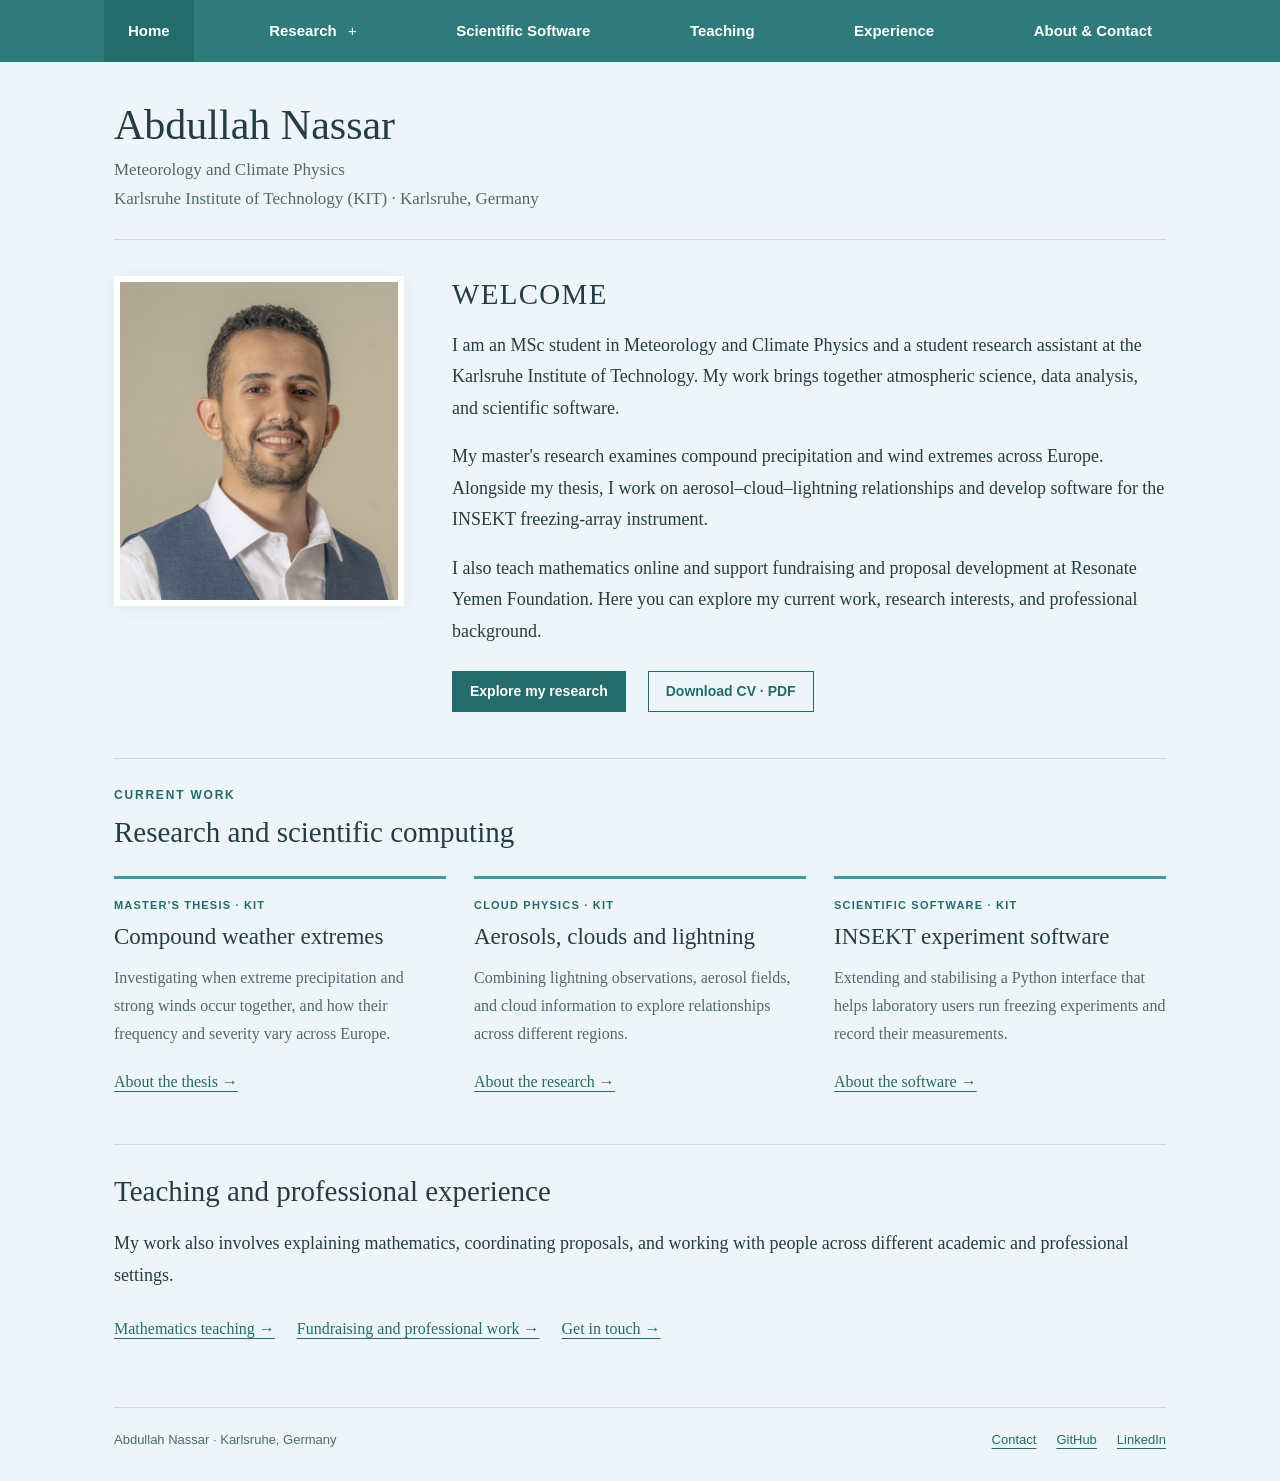
<file: index.html>
<!DOCTYPE html>
<html lang="en">
<head>
  <meta charset="UTF-8">
  <meta name="viewport" content="width=device-width, initial-scale=1">
  <meta name="description" content="Abdullah Nassar: MSc student and student research assistant at KIT, working on compound weather extremes, cloud physics, and scientific software.">
  <title>Abdullah Nassar | Meteorology &amp; Climate Physics</title>
  <link rel="stylesheet" href="css/styles.css">
  <link rel="icon" type="image/svg+xml" href="data:image/svg+xml,%3Csvg xmlns='http://www.w3.org/2000/svg' viewBox='0 0 32 32'%3E%3Crect width='32' height='32' rx='5' fill='%23246b6b'/%3E%3Ctext x='16' y='23' text-anchor='middle' font-family='Georgia' font-size='23' fill='white'%3EA%3C/text%3E%3C/svg%3E">
</head>
<body>
  <a class="skip-link" href="#main-content">Skip to content</a>
  <nav class="menu" aria-label="Main navigation">
    <ul class="menu-list">
      <li><a href="index.html" aria-current="page">Home</a></li>
      <li><details><summary>Research</summary><ul class="submenu"><li><a href="research.html">Research overview</a></li><li><a href="research.html#compound-extremes">Compound weather extremes</a></li><li><a href="research.html#cloud-physics">Clouds, aerosols &amp; lightning</a></li></ul></details></li>
      <li><a href="software.html">Scientific Software</a></li>
      <li><a href="teaching.html">Teaching</a></li>
      <li><a href="experience.html">Experience</a></li>
      <li><a href="about.html">About &amp; Contact</a></li>
    </ul>
  </nav>
  <main class="page" id="main-content">
    <header class="identity">
      <h1>Abdullah Nassar</h1>
      <p>Meteorology and Climate Physics<br>Karlsruhe Institute of Technology (KIT) · Karlsruhe, Germany</p>
    </header>
    <section class="welcome" aria-labelledby="welcome-title">
      <img class="portrait" src="images/abdullah-nassar.png" alt="Portrait of Abdullah Nassar" width="290" height="330">
      <div>
        <h2 id="welcome-title">WELCOME</h2>
        <p>I am an MSc student in Meteorology and Climate Physics and a student research assistant at the Karlsruhe Institute of Technology. My work brings together atmospheric science, data analysis, and scientific software.</p>
        <p>My master's research examines compound precipitation and wind extremes across Europe. Alongside my thesis, I work on aerosol–cloud–lightning relationships and develop software for the INSEKT freezing-array instrument.</p>
        <p>I also teach mathematics online and support fundraising and proposal development at Resonate Yemen Foundation. Here you can explore my current work, research interests, and professional background.</p>
        <div class="links"><a class="button primary" href="research.html">Explore my research</a><a class="button" href="files/Abdullah-Nassar-CV.pdf" download>Download CV · PDF</a></div>
      </div>
    </section>
    <section class="section" aria-labelledby="work-title">
      <p class="eyebrow">Current work</p>
      <h2 id="work-title">Research and scientific computing</h2>
      <div class="work-grid">
        <article class="work-item"><span class="label">Master's thesis · KIT</span><h3>Compound weather extremes</h3><p>Investigating when extreme precipitation and strong winds occur together, and how their frequency and severity vary across Europe.</p><a href="research.html#compound-extremes">About the thesis →</a></article>
        <article class="work-item"><span class="label">Cloud physics · KIT</span><h3>Aerosols, clouds and lightning</h3><p>Combining lightning observations, aerosol fields, and cloud information to explore relationships across different regions.</p><a href="research.html#cloud-physics">About the research →</a></article>
        <article class="work-item"><span class="label">Scientific software · KIT</span><h3>INSEKT experiment software</h3><p>Extending and stabilising a Python interface that helps laboratory users run freezing experiments and record their measurements.</p><a href="software.html">About the software →</a></article>
      </div>
    </section>
    <section class="section" aria-labelledby="beyond-title">
      <h2 id="beyond-title">Teaching and professional experience</h2>
      <p>My work also involves explaining mathematics, coordinating proposals, and working with people across different academic and professional settings.</p>
      <div class="links"><a href="teaching.html">Mathematics teaching →</a><a href="experience.html">Fundraising and professional work →</a><a href="about.html#contact">Get in touch →</a></div>
    </section>
  </main>
  <footer class="footer"><p>Abdullah Nassar · Karlsruhe, Germany</p><div class="footer-links"><a href="about.html#contact">Contact</a><a href="https://github.com/abdullahmnassar">GitHub</a><a href="https://www.linkedin.com/in/abdullah-nassar-65b76aa4/">LinkedIn</a></div></footer>
</body>
</html>
</file>
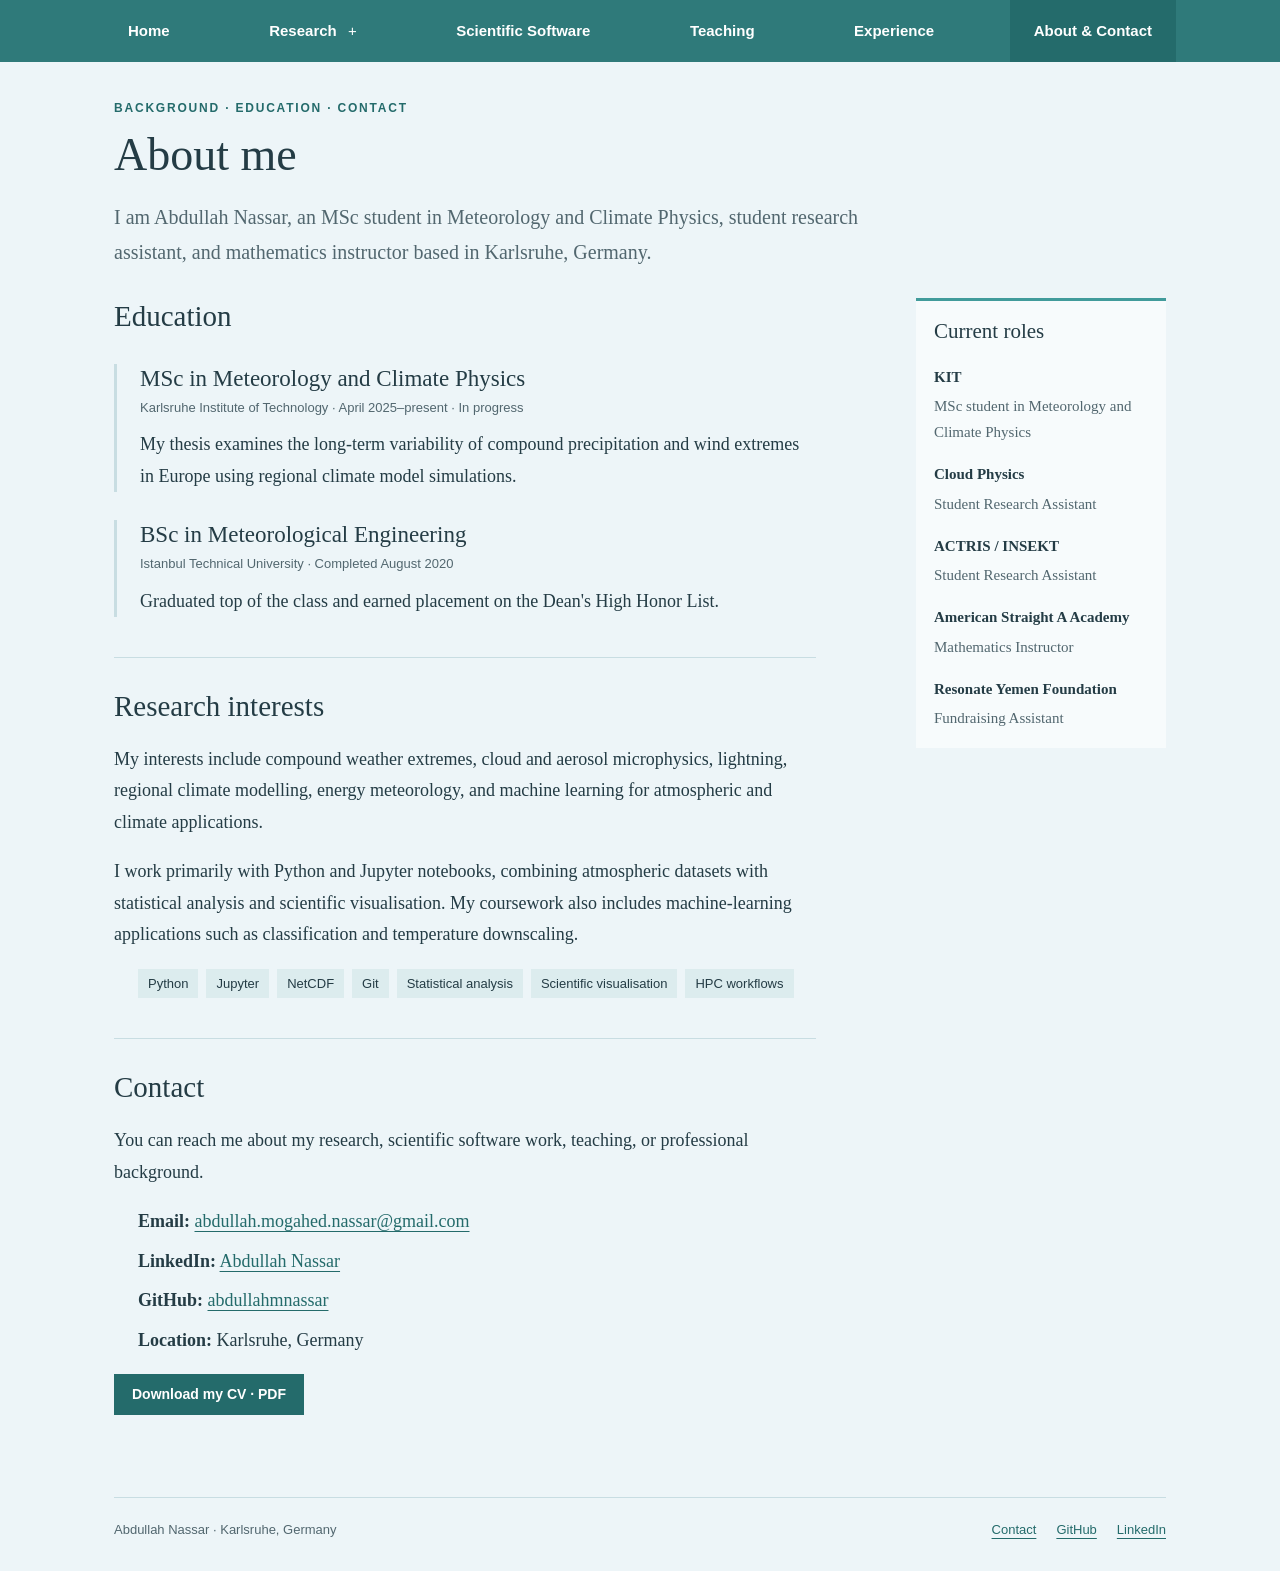
<file: about.html>
<!DOCTYPE html>
<html lang="en">
<head>
  <meta charset="UTF-8">
  <meta name="viewport" content="width=device-width, initial-scale=1">
  <meta name="description" content="Background, education, research interests, and contact details for Abdullah Nassar in Karlsruhe, Germany.">
  <title>About & Contact | Abdullah Nassar</title>
  <link rel="stylesheet" href="css/styles.css">
  <link rel="icon" type="image/svg+xml" href="data:image/svg+xml,%3Csvg xmlns='http://www.w3.org/2000/svg' viewBox='0 0 32 32'%3E%3Crect width='32' height='32' rx='5' fill='%23246b6b'/%3E%3Ctext x='16' y='23' text-anchor='middle' font-family='Georgia' font-size='23' fill='white'%3EA%3C/text%3E%3C/svg%3E">
</head>
<body>
  <a class="skip-link" href="#main-content">Skip to content</a>
  <nav class="menu" aria-label="Main navigation">
    <ul class="menu-list">
      <li><a href="index.html">Home</a></li>
      <li><details><summary>Research</summary><ul class="submenu"><li><a href="research.html">Research overview</a></li><li><a href="research.html#compound-extremes">Compound weather extremes</a></li><li><a href="research.html#cloud-physics">Clouds, aerosols &amp; lightning</a></li></ul></details></li>
      <li><a href="software.html">Scientific Software</a></li>
      <li><a href="teaching.html">Teaching</a></li>
      <li><a href="experience.html">Experience</a></li>
      <li><a href="about.html" aria-current="page">About &amp; Contact</a></li>
    </ul>
  </nav>
  <main class="page" id="main-content">
<header class="page-heading"><p class="eyebrow">Background · Education · Contact</p><h1>About me</h1><p class="lead">I am Abdullah Nassar, an MSc student in Meteorology and Climate Physics, student research assistant, and mathematics instructor based in Karlsruhe, Germany.</p></header>
<div class="content-layout"><div class="prose">
<section><h2>Education</h2><div class="role"><h3>MSc in Meteorology and Climate Physics</h3><p class="date">Karlsruhe Institute of Technology · April 2025–present · In progress</p><p>My thesis examines the long-term variability of compound precipitation and wind extremes in Europe using regional climate model simulations.</p></div><div class="role"><h3>BSc in Meteorological Engineering</h3><p class="date">Istanbul Technical University · Completed August 2020</p><p>Graduated top of the class and earned placement on the Dean's High Honor List.</p></div></section>
<section><h2>Research interests</h2><p>My interests include compound weather extremes, cloud and aerosol microphysics, lightning, regional climate modelling, energy meteorology, and machine learning for atmospheric and climate applications.</p><p>I work primarily with Python and Jupyter notebooks, combining atmospheric datasets with statistical analysis and scientific visualisation. My coursework also includes machine-learning applications such as classification and temperature downscaling.</p><ul class="tags" aria-label="Technical skills"><li>Python</li><li>Jupyter</li><li>NetCDF</li><li>Git</li><li>Statistical analysis</li><li>Scientific visualisation</li><li>HPC workflows</li></ul></section>
<section id="contact"><h2>Contact</h2><p>You can reach me about my research, scientific software work, teaching, or professional background.</p><ul class="contact-list"><li><strong>Email:</strong> <a href="mailto:abdullah.mogahed.nassar@gmail.com">abdullah.mogahed.nassar@gmail.com</a></li><li><strong>LinkedIn:</strong> <a href="https://www.linkedin.com/in/abdullah-nassar-65b76aa4/">Abdullah Nassar</a></li><li><strong>GitHub:</strong> <a href="https://github.com/abdullahmnassar">abdullahmnassar</a></li><li><strong>Location:</strong> Karlsruhe, Germany</li></ul><p><a class="button primary" href="files/Abdullah-Nassar-CV.pdf" download>Download my CV · PDF</a></p></section>
</div><aside class="side-note"><h2>Current roles</h2><dl class="facts"><dt>KIT</dt><dd>MSc student in Meteorology and Climate Physics</dd><dt>Cloud Physics</dt><dd>Student Research Assistant</dd><dt>ACTRIS / INSEKT</dt><dd>Student Research Assistant</dd><dt>American Straight A Academy</dt><dd>Mathematics Instructor</dd><dt>Resonate Yemen Foundation</dt><dd>Fundraising Assistant</dd></dl></aside></div>
</main>
  <footer class="footer"><p>Abdullah Nassar · Karlsruhe, Germany</p><div class="footer-links"><a href="about.html#contact">Contact</a><a href="https://github.com/abdullahmnassar">GitHub</a><a href="https://www.linkedin.com/in/abdullah-nassar-65b76aa4/">LinkedIn</a></div></footer>
</body>
</html>
</file>
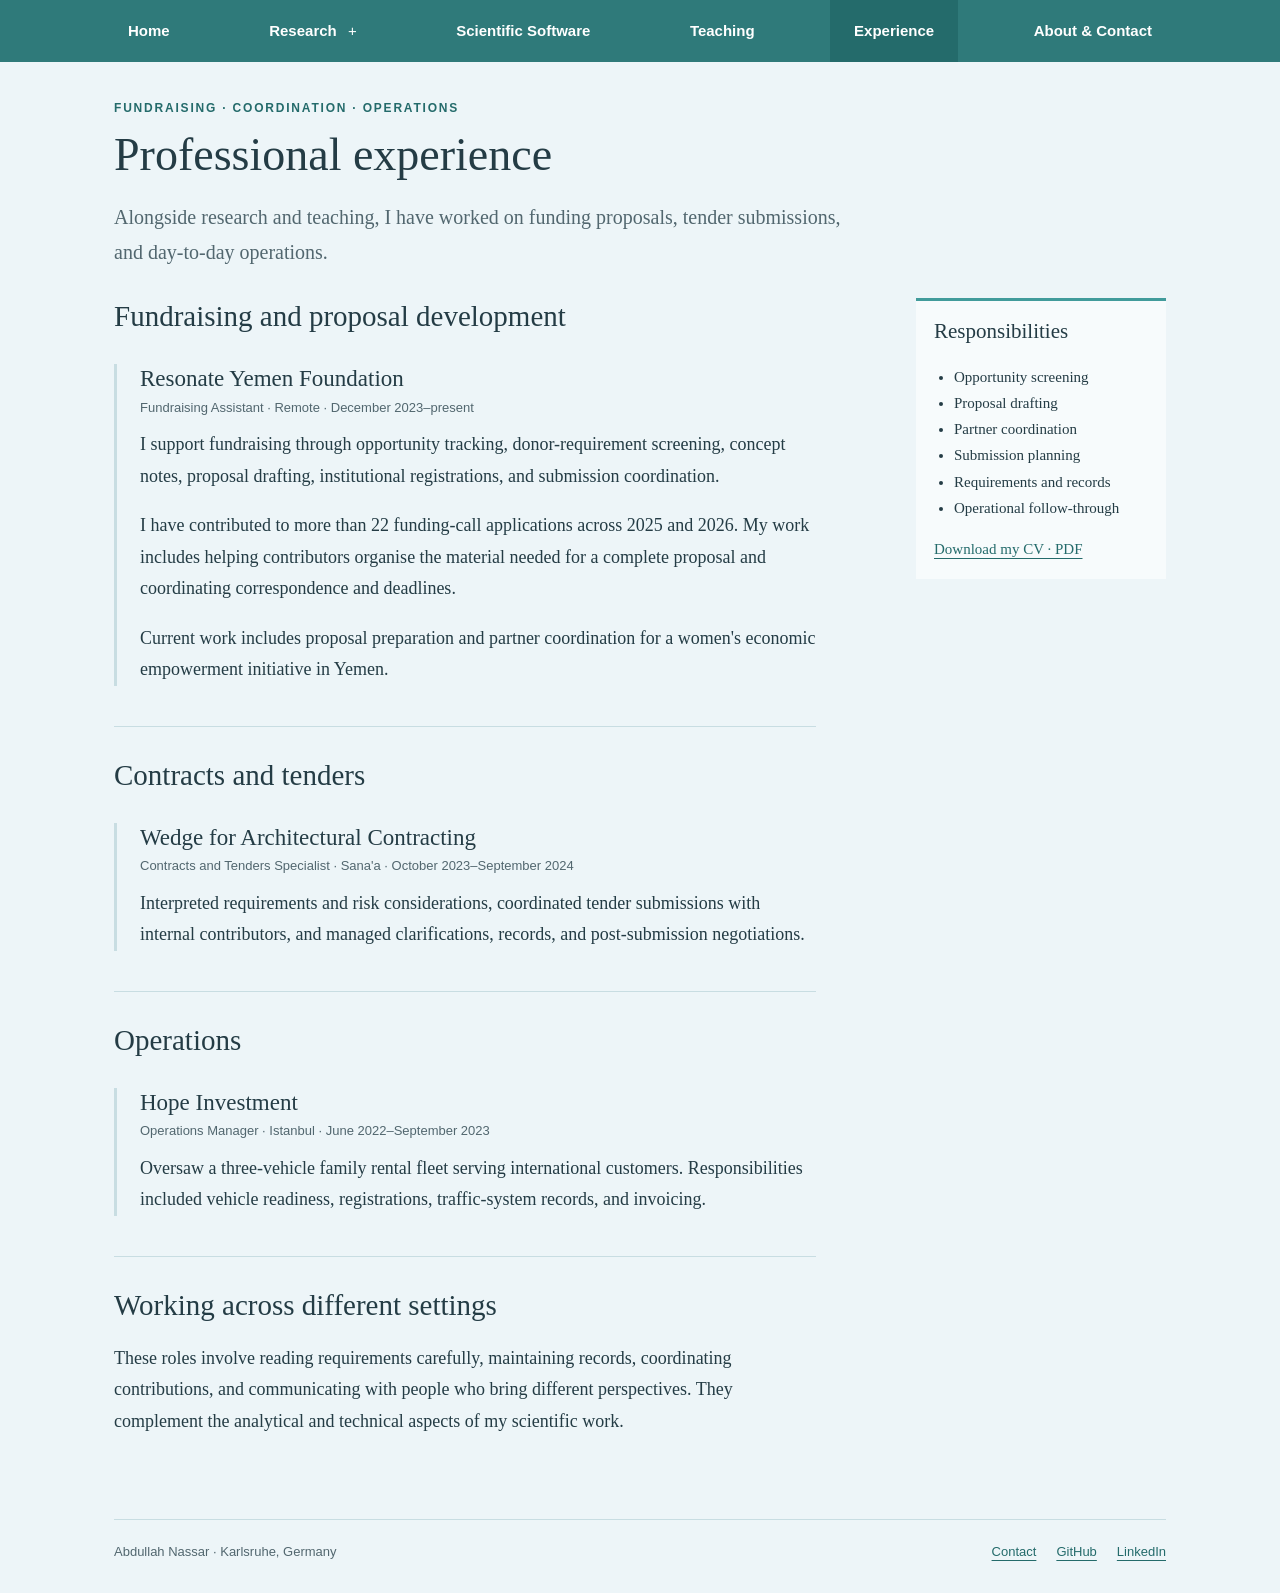
<file: experience.html>
<!DOCTYPE html>
<html lang="en">
<head>
  <meta charset="UTF-8">
  <meta name="viewport" content="width=device-width, initial-scale=1">
  <meta name="description" content="Fundraising, proposal development, contracts, and operations experience alongside atmospheric research and teaching.">
  <title>Professional Experience | Abdullah Nassar</title>
  <link rel="stylesheet" href="css/styles.css">
  <link rel="icon" type="image/svg+xml" href="data:image/svg+xml,%3Csvg xmlns='http://www.w3.org/2000/svg' viewBox='0 0 32 32'%3E%3Crect width='32' height='32' rx='5' fill='%23246b6b'/%3E%3Ctext x='16' y='23' text-anchor='middle' font-family='Georgia' font-size='23' fill='white'%3EA%3C/text%3E%3C/svg%3E">
</head>
<body>
  <a class="skip-link" href="#main-content">Skip to content</a>
  <nav class="menu" aria-label="Main navigation">
    <ul class="menu-list">
      <li><a href="index.html">Home</a></li>
      <li><details><summary>Research</summary><ul class="submenu"><li><a href="research.html">Research overview</a></li><li><a href="research.html#compound-extremes">Compound weather extremes</a></li><li><a href="research.html#cloud-physics">Clouds, aerosols &amp; lightning</a></li></ul></details></li>
      <li><a href="software.html">Scientific Software</a></li>
      <li><a href="teaching.html">Teaching</a></li>
      <li><a href="experience.html" aria-current="page">Experience</a></li>
      <li><a href="about.html">About &amp; Contact</a></li>
    </ul>
  </nav>
  <main class="page" id="main-content">
<header class="page-heading"><p class="eyebrow">Fundraising · Coordination · Operations</p><h1>Professional experience</h1><p class="lead">Alongside research and teaching, I have worked on funding proposals, tender submissions, and day-to-day operations.</p></header>
<div class="content-layout"><div class="prose">
<section><h2>Fundraising and proposal development</h2><div class="role"><h3>Resonate Yemen Foundation</h3><p class="date">Fundraising Assistant · Remote · December 2023–present</p><p>I support fundraising through opportunity tracking, donor-requirement screening, concept notes, proposal drafting, institutional registrations, and submission coordination.</p><p>I have contributed to more than 22 funding-call applications across 2025 and 2026. My work includes helping contributors organise the material needed for a complete proposal and coordinating correspondence and deadlines.</p><p>Current work includes proposal preparation and partner coordination for a women's economic empowerment initiative in Yemen.</p></div></section>
<section><h2>Contracts and tenders</h2><div class="role"><h3>Wedge for Architectural Contracting</h3><p class="date">Contracts and Tenders Specialist · Sana'a · October 2023–September 2024</p><p>Interpreted requirements and risk considerations, coordinated tender submissions with internal contributors, and managed clarifications, records, and post-submission negotiations.</p></div></section>
<section><h2>Operations</h2><div class="role"><h3>Hope Investment</h3><p class="date">Operations Manager · Istanbul · June 2022–September 2023</p><p>Oversaw a three-vehicle family rental fleet serving international customers. Responsibilities included vehicle readiness, registrations, traffic-system records, and invoicing.</p></div></section>
<section><h2>Working across different settings</h2><p>These roles involve reading requirements carefully, maintaining records, coordinating contributions, and communicating with people who bring different perspectives. They complement the analytical and technical aspects of my scientific work.</p></section>
</div><aside class="side-note"><h2>Responsibilities</h2><ul><li>Opportunity screening</li><li>Proposal drafting</li><li>Partner coordination</li><li>Submission planning</li><li>Requirements and records</li><li>Operational follow-through</li></ul><p><a href="files/Abdullah-Nassar-CV.pdf" download>Download my CV · PDF</a></p></aside></div>
</main>
  <footer class="footer"><p>Abdullah Nassar · Karlsruhe, Germany</p><div class="footer-links"><a href="about.html#contact">Contact</a><a href="https://github.com/abdullahmnassar">GitHub</a><a href="https://www.linkedin.com/in/abdullah-nassar-65b76aa4/">LinkedIn</a></div></footer>
</body>
</html>
</file>
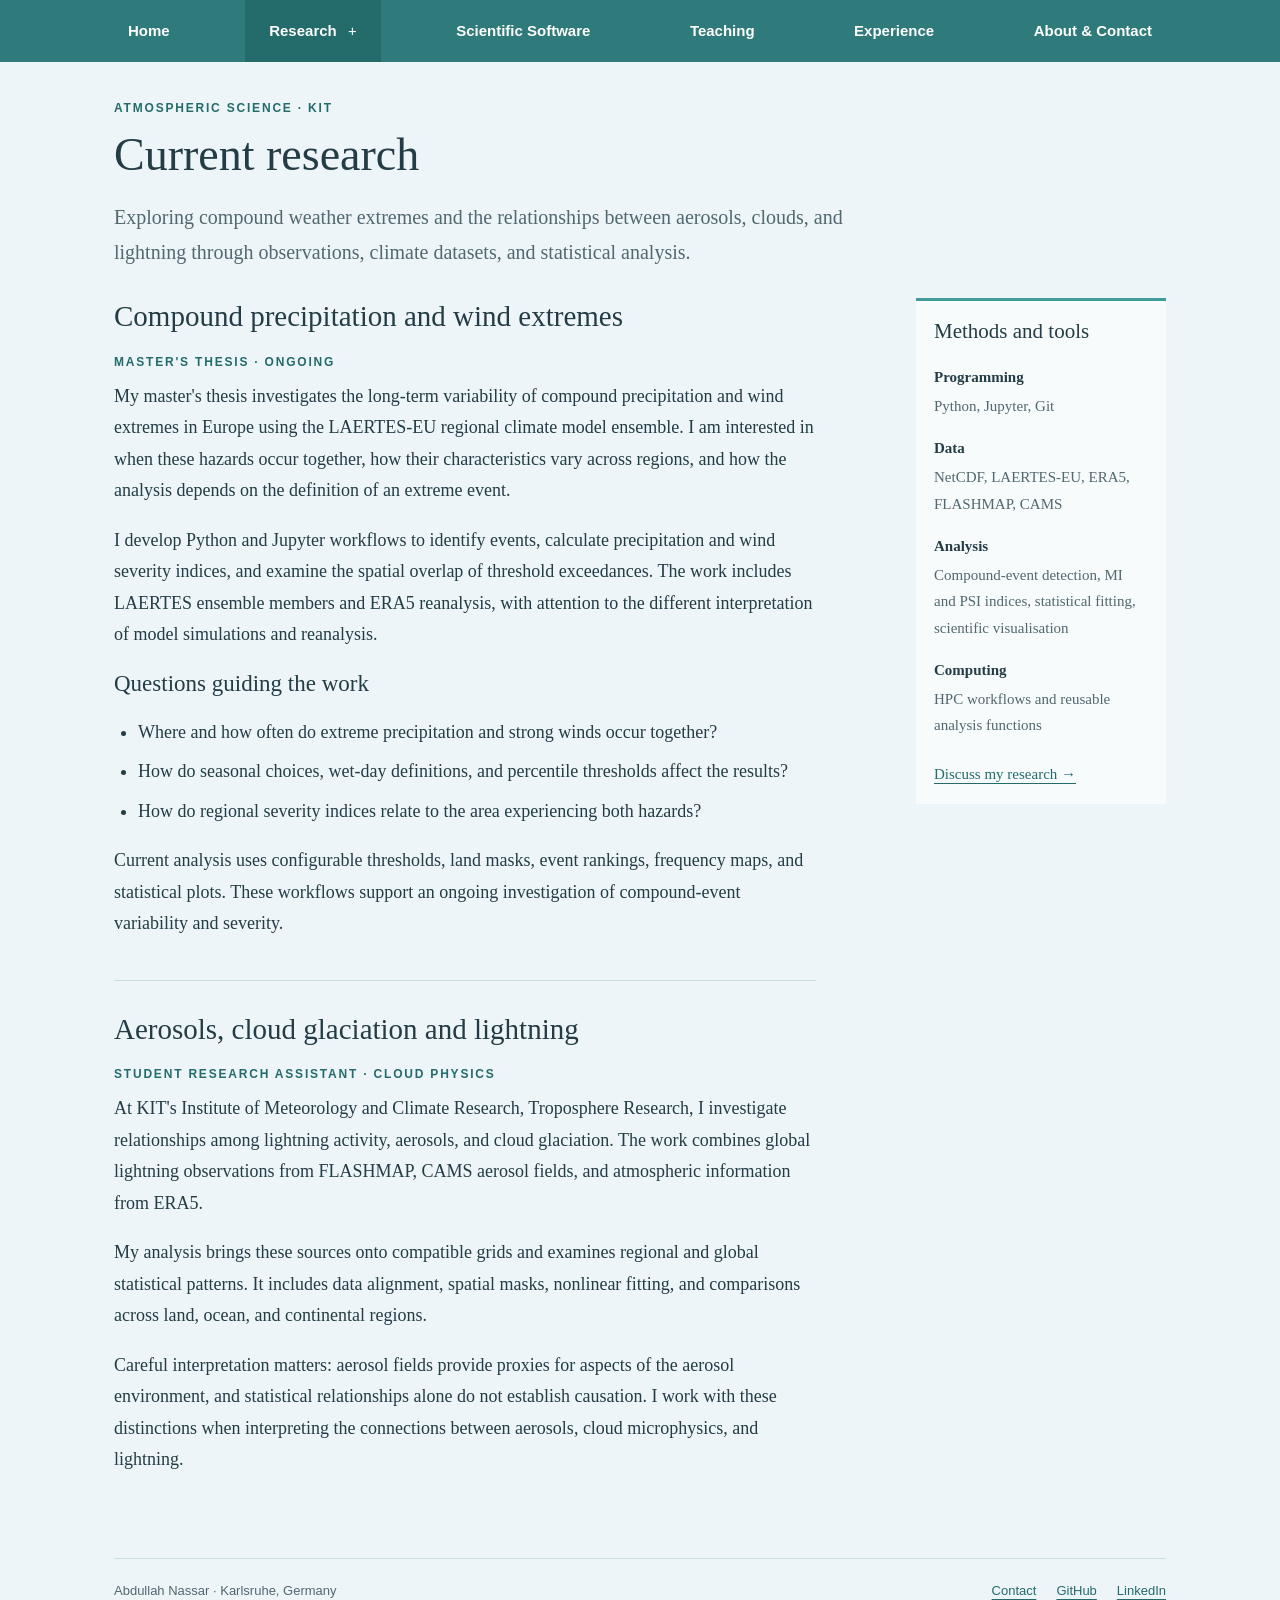
<file: research.html>
<!DOCTYPE html>
<html lang="en">
<head>
  <meta charset="UTF-8">
  <meta name="viewport" content="width=device-width, initial-scale=1">
  <meta name="description" content="Current research on compound weather extremes and aerosol–cloud–lightning relationships at KIT.">
  <title>Research | Abdullah Nassar</title>
  <link rel="stylesheet" href="css/styles.css">
  <link rel="icon" type="image/svg+xml" href="data:image/svg+xml,%3Csvg xmlns='http://www.w3.org/2000/svg' viewBox='0 0 32 32'%3E%3Crect width='32' height='32' rx='5' fill='%23246b6b'/%3E%3Ctext x='16' y='23' text-anchor='middle' font-family='Georgia' font-size='23' fill='white'%3EA%3C/text%3E%3C/svg%3E">
</head>
<body>
  <a class="skip-link" href="#main-content">Skip to content</a>
  <nav class="menu" aria-label="Main navigation">
    <ul class="menu-list">
      <li><a href="index.html">Home</a></li>
      <li><details><summary class="current">Research</summary><ul class="submenu"><li><a href="research.html" aria-current="page">Research overview</a></li><li><a href="research.html#compound-extremes">Compound weather extremes</a></li><li><a href="research.html#cloud-physics">Clouds, aerosols &amp; lightning</a></li></ul></details></li>
      <li><a href="software.html">Scientific Software</a></li>
      <li><a href="teaching.html">Teaching</a></li>
      <li><a href="experience.html">Experience</a></li>
      <li><a href="about.html">About &amp; Contact</a></li>
    </ul>
  </nav>
  <main class="page" id="main-content">
<header class="page-heading"><p class="eyebrow">Atmospheric science · KIT</p><h1>Current research</h1><p class="lead">Exploring compound weather extremes and the relationships between aerosols, clouds, and lightning through observations, climate datasets, and statistical analysis.</p></header>
<div class="content-layout"><div class="prose">
<section id="compound-extremes"><h2>Compound precipitation and wind extremes</h2><p class="eyebrow">Master's thesis · ongoing</p>
<p>My master's thesis investigates the long-term variability of compound precipitation and wind extremes in Europe using the LAERTES-EU regional climate model ensemble. I am interested in when these hazards occur together, how their characteristics vary across regions, and how the analysis depends on the definition of an extreme event.</p>
<p>I develop Python and Jupyter workflows to identify events, calculate precipitation and wind severity indices, and examine the spatial overlap of threshold exceedances. The work includes LAERTES ensemble members and ERA5 reanalysis, with attention to the different interpretation of model simulations and reanalysis.</p>
<h3>Questions guiding the work</h3><ul><li>Where and how often do extreme precipitation and strong winds occur together?</li><li>How do seasonal choices, wet-day definitions, and percentile thresholds affect the results?</li><li>How do regional severity indices relate to the area experiencing both hazards?</li></ul>
<p>Current analysis uses configurable thresholds, land masks, event rankings, frequency maps, and statistical plots. These workflows support an ongoing investigation of compound-event variability and severity.</p></section>
<section id="cloud-physics"><h2>Aerosols, cloud glaciation and lightning</h2><p class="eyebrow">Student research assistant · Cloud Physics</p>
<p>At KIT's Institute of Meteorology and Climate Research, Troposphere Research, I investigate relationships among lightning activity, aerosols, and cloud glaciation. The work combines global lightning observations from FLASHMAP, CAMS aerosol fields, and atmospheric information from ERA5.</p>
<p>My analysis brings these sources onto compatible grids and examines regional and global statistical patterns. It includes data alignment, spatial masks, nonlinear fitting, and comparisons across land, ocean, and continental regions.</p>
<p>Careful interpretation matters: aerosol fields provide proxies for aspects of the aerosol environment, and statistical relationships alone do not establish causation. I work with these distinctions when interpreting the connections between aerosols, cloud microphysics, and lightning.</p></section>
</div><aside class="side-note"><h2>Methods and tools</h2><dl class="facts"><dt>Programming</dt><dd>Python, Jupyter, Git</dd><dt>Data</dt><dd>NetCDF, LAERTES-EU, ERA5, FLASHMAP, CAMS</dd><dt>Analysis</dt><dd>Compound-event detection, MI and PSI indices, statistical fitting, scientific visualisation</dd><dt>Computing</dt><dd>HPC workflows and reusable analysis functions</dd></dl><p style="margin-top:22px"><a href="about.html#contact">Discuss my research →</a></p></aside></div>
</main>
  <footer class="footer"><p>Abdullah Nassar · Karlsruhe, Germany</p><div class="footer-links"><a href="about.html#contact">Contact</a><a href="https://github.com/abdullahmnassar">GitHub</a><a href="https://www.linkedin.com/in/abdullah-nassar-65b76aa4/">LinkedIn</a></div></footer>
</body>
</html>
</file>
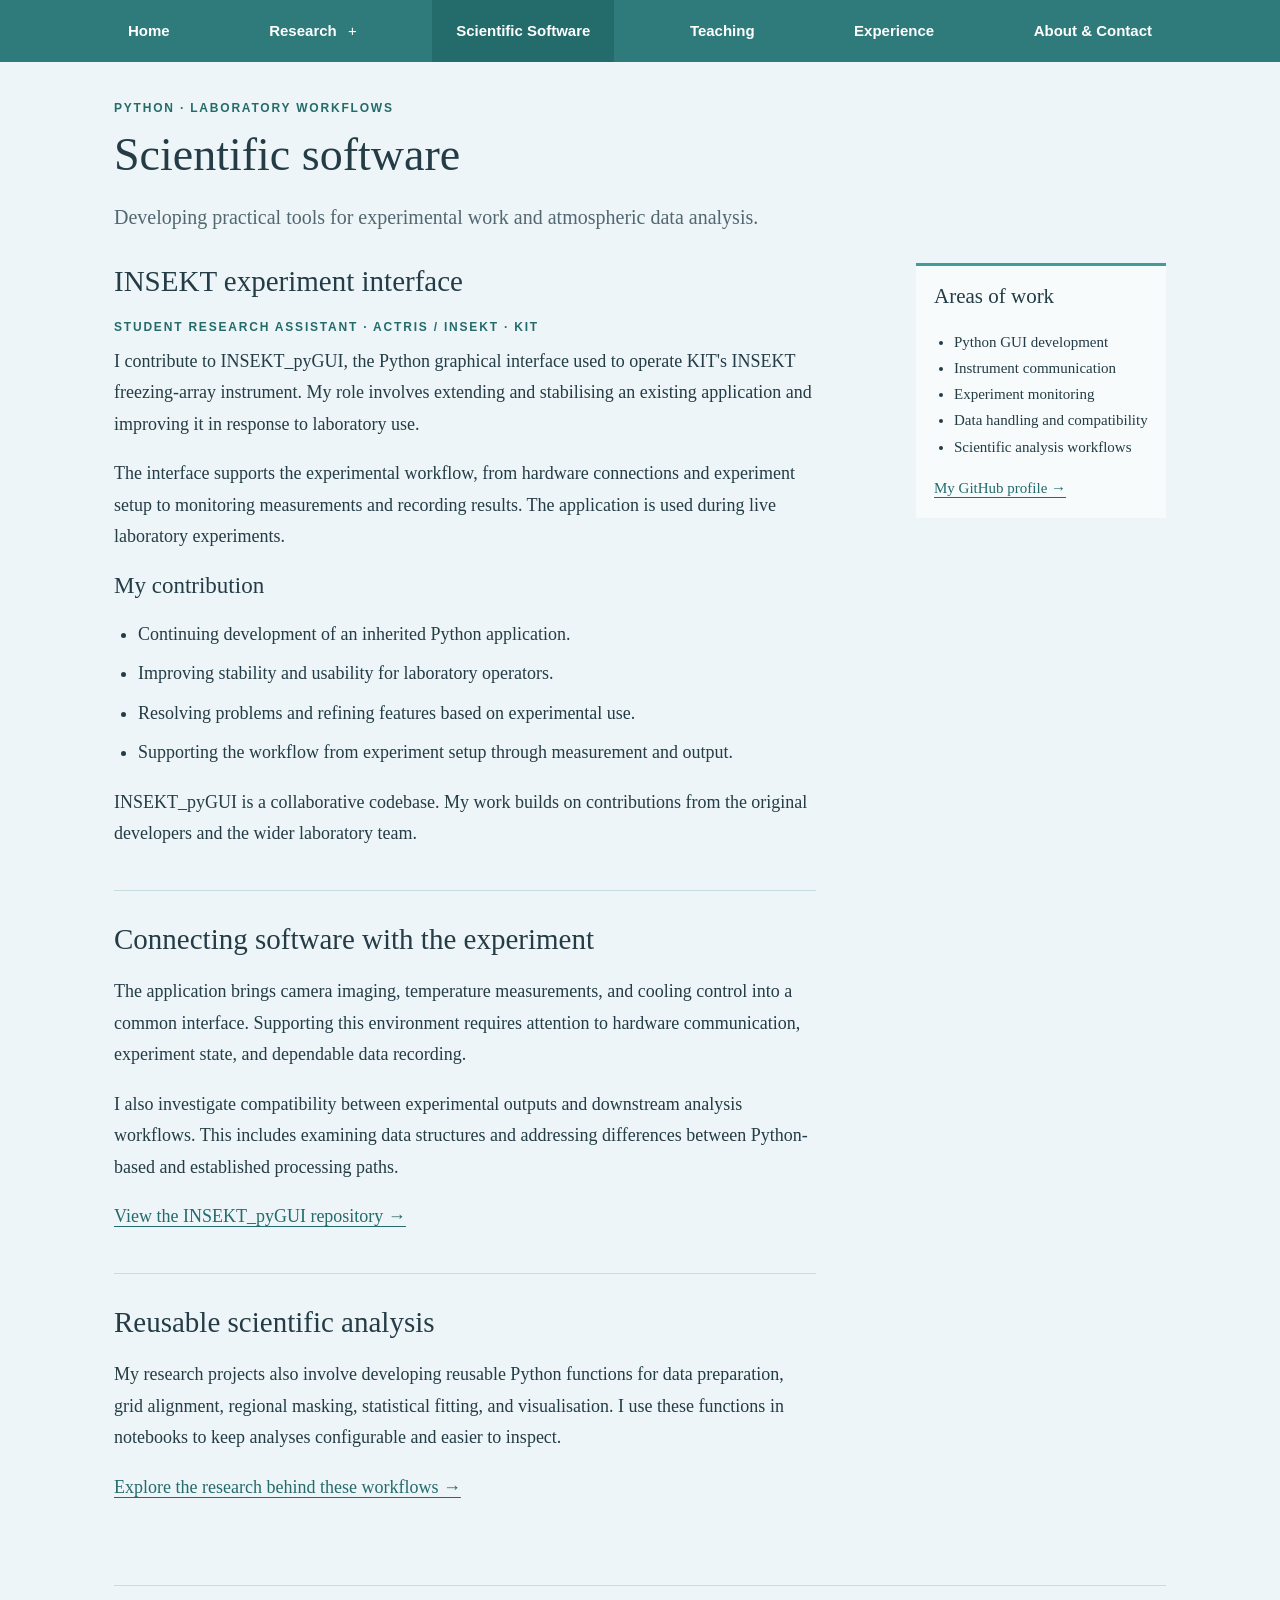
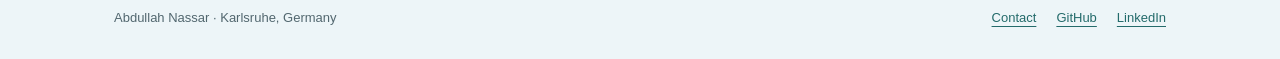
<file: software.html>
<!DOCTYPE html>
<html lang="en">
<head>
  <meta charset="UTF-8">
  <meta name="viewport" content="width=device-width, initial-scale=1">
  <meta name="description" content="Python development for INSEKT experiment control and reusable atmospheric analysis workflows.">
  <title>Scientific Software | Abdullah Nassar</title>
  <link rel="stylesheet" href="css/styles.css">
  <link rel="icon" type="image/svg+xml" href="data:image/svg+xml,%3Csvg xmlns='http://www.w3.org/2000/svg' viewBox='0 0 32 32'%3E%3Crect width='32' height='32' rx='5' fill='%23246b6b'/%3E%3Ctext x='16' y='23' text-anchor='middle' font-family='Georgia' font-size='23' fill='white'%3EA%3C/text%3E%3C/svg%3E">
</head>
<body>
  <a class="skip-link" href="#main-content">Skip to content</a>
  <nav class="menu" aria-label="Main navigation">
    <ul class="menu-list">
      <li><a href="index.html">Home</a></li>
      <li><details><summary>Research</summary><ul class="submenu"><li><a href="research.html">Research overview</a></li><li><a href="research.html#compound-extremes">Compound weather extremes</a></li><li><a href="research.html#cloud-physics">Clouds, aerosols &amp; lightning</a></li></ul></details></li>
      <li><a href="software.html" aria-current="page">Scientific Software</a></li>
      <li><a href="teaching.html">Teaching</a></li>
      <li><a href="experience.html">Experience</a></li>
      <li><a href="about.html">About &amp; Contact</a></li>
    </ul>
  </nav>
  <main class="page" id="main-content">
<header class="page-heading"><p class="eyebrow">Python · Laboratory workflows</p><h1>Scientific software</h1><p class="lead">Developing practical tools for experimental work and atmospheric data analysis.</p></header>
<div class="content-layout"><div class="prose">
<section><h2>INSEKT experiment interface</h2><p class="eyebrow">Student research assistant · ACTRIS / INSEKT · KIT</p><p>I contribute to INSEKT_pyGUI, the Python graphical interface used to operate KIT's INSEKT freezing-array instrument. My role involves extending and stabilising an existing application and improving it in response to laboratory use.</p><p>The interface supports the experimental workflow, from hardware connections and experiment setup to monitoring measurements and recording results. The application is used during live laboratory experiments.</p><h3>My contribution</h3><ul><li>Continuing development of an inherited Python application.</li><li>Improving stability and usability for laboratory operators.</li><li>Resolving problems and refining features based on experimental use.</li><li>Supporting the workflow from experiment setup through measurement and output.</li></ul><p>INSEKT_pyGUI is a collaborative codebase. My work builds on contributions from the original developers and the wider laboratory team.</p></section>
<section><h2>Connecting software with the experiment</h2><p>The application brings camera imaging, temperature measurements, and cooling control into a common interface. Supporting this environment requires attention to hardware communication, experiment state, and dependable data recording.</p><p>I also investigate compatibility between experimental outputs and downstream analysis workflows. This includes examining data structures and addressing differences between Python-based and established processing paths.</p><p><a href="https://codebase.helmholtz.cloud/insekt/insekt_pygui">View the INSEKT_pyGUI repository →</a></p></section>
<section><h2>Reusable scientific analysis</h2><p>My research projects also involve developing reusable Python functions for data preparation, grid alignment, regional masking, statistical fitting, and visualisation. I use these functions in notebooks to keep analyses configurable and easier to inspect.</p><p><a href="research.html">Explore the research behind these workflows →</a></p></section>
</div><aside class="side-note"><h2>Areas of work</h2><ul><li>Python GUI development</li><li>Instrument communication</li><li>Experiment monitoring</li><li>Data handling and compatibility</li><li>Scientific analysis workflows</li></ul><p><a href="https://github.com/abdullahmnassar">My GitHub profile →</a></p></aside></div>
</main>
  <footer class="footer"><p>Abdullah Nassar · Karlsruhe, Germany</p><div class="footer-links"><a href="about.html#contact">Contact</a><a href="https://github.com/abdullahmnassar">GitHub</a><a href="https://www.linkedin.com/in/abdullah-nassar-65b76aa4/">LinkedIn</a></div></footer>
</body>
</html>
</file>
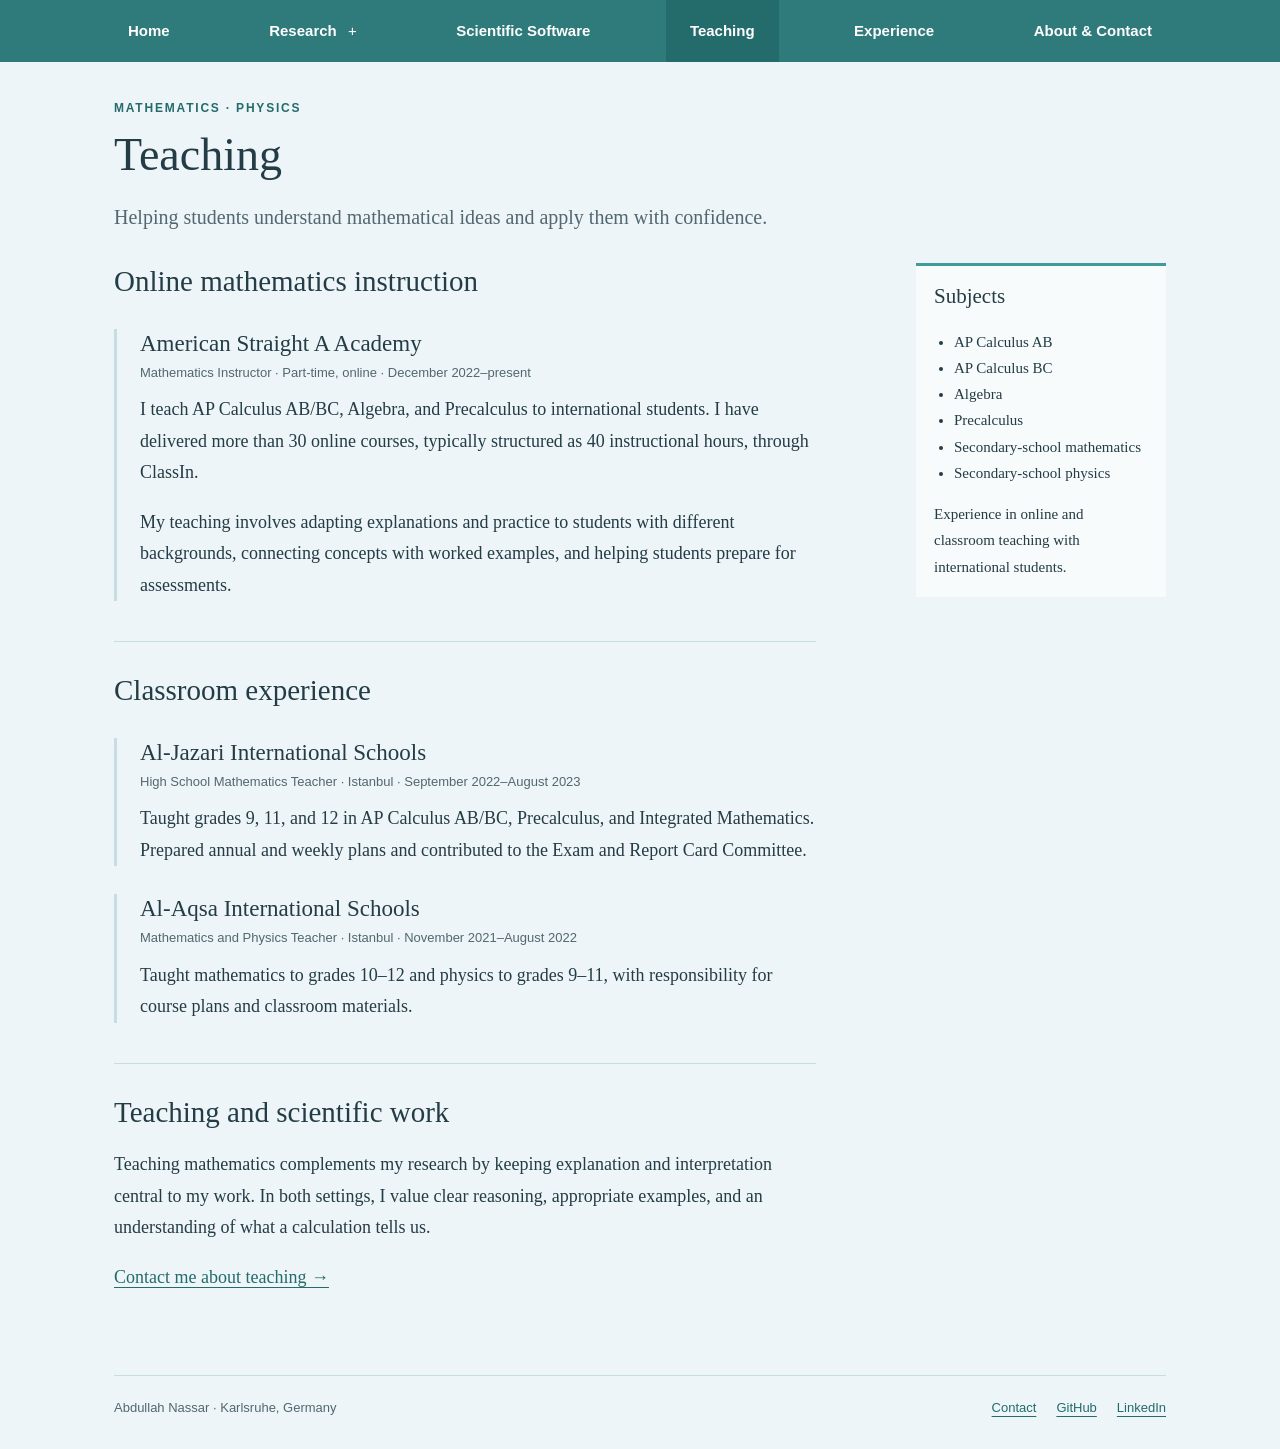
<file: teaching.html>
<!DOCTYPE html>
<html lang="en">
<head>
  <meta charset="UTF-8">
  <meta name="viewport" content="width=device-width, initial-scale=1">
  <meta name="description" content="Mathematics teaching experience in AP Calculus AB/BC, Algebra, Precalculus, and secondary-school mathematics and physics.">
  <title>Teaching | Abdullah Nassar</title>
  <link rel="stylesheet" href="css/styles.css">
  <link rel="icon" type="image/svg+xml" href="data:image/svg+xml,%3Csvg xmlns='http://www.w3.org/2000/svg' viewBox='0 0 32 32'%3E%3Crect width='32' height='32' rx='5' fill='%23246b6b'/%3E%3Ctext x='16' y='23' text-anchor='middle' font-family='Georgia' font-size='23' fill='white'%3EA%3C/text%3E%3C/svg%3E">
</head>
<body>
  <a class="skip-link" href="#main-content">Skip to content</a>
  <nav class="menu" aria-label="Main navigation">
    <ul class="menu-list">
      <li><a href="index.html">Home</a></li>
      <li><details><summary>Research</summary><ul class="submenu"><li><a href="research.html">Research overview</a></li><li><a href="research.html#compound-extremes">Compound weather extremes</a></li><li><a href="research.html#cloud-physics">Clouds, aerosols &amp; lightning</a></li></ul></details></li>
      <li><a href="software.html">Scientific Software</a></li>
      <li><a href="teaching.html" aria-current="page">Teaching</a></li>
      <li><a href="experience.html">Experience</a></li>
      <li><a href="about.html">About &amp; Contact</a></li>
    </ul>
  </nav>
  <main class="page" id="main-content">
<header class="page-heading"><p class="eyebrow">Mathematics · Physics</p><h1>Teaching</h1><p class="lead">Helping students understand mathematical ideas and apply them with confidence.</p></header>
<div class="content-layout"><div class="prose">
<section><h2>Online mathematics instruction</h2><div class="role"><h3>American Straight A Academy</h3><p class="date">Mathematics Instructor · Part-time, online · December 2022–present</p><p>I teach AP Calculus AB/BC, Algebra, and Precalculus to international students. I have delivered more than 30 online courses, typically structured as 40 instructional hours, through ClassIn.</p><p>My teaching involves adapting explanations and practice to students with different backgrounds, connecting concepts with worked examples, and helping students prepare for assessments.</p></div></section>
<section><h2>Classroom experience</h2><div class="role"><h3>Al-Jazari International Schools</h3><p class="date">High School Mathematics Teacher · Istanbul · September 2022–August 2023</p><p>Taught grades 9, 11, and 12 in AP Calculus AB/BC, Precalculus, and Integrated Mathematics. Prepared annual and weekly plans and contributed to the Exam and Report Card Committee.</p></div><div class="role"><h3>Al-Aqsa International Schools</h3><p class="date">Mathematics and Physics Teacher · Istanbul · November 2021–August 2022</p><p>Taught mathematics to grades 10–12 and physics to grades 9–11, with responsibility for course plans and classroom materials.</p></div></section>
<section><h2>Teaching and scientific work</h2><p>Teaching mathematics complements my research by keeping explanation and interpretation central to my work. In both settings, I value clear reasoning, appropriate examples, and an understanding of what a calculation tells us.</p><p><a href="about.html#contact">Contact me about teaching →</a></p></section>
</div><aside class="side-note"><h2>Subjects</h2><ul><li>AP Calculus AB</li><li>AP Calculus BC</li><li>Algebra</li><li>Precalculus</li><li>Secondary-school mathematics</li><li>Secondary-school physics</li></ul><p>Experience in online and classroom teaching with international students.</p></aside></div>
</main>
  <footer class="footer"><p>Abdullah Nassar · Karlsruhe, Germany</p><div class="footer-links"><a href="about.html#contact">Contact</a><a href="https://github.com/abdullahmnassar">GitHub</a><a href="https://www.linkedin.com/in/abdullah-nassar-65b76aa4/">LinkedIn</a></div></footer>
</body>
</html>
</file>
<file: css/styles.css>
:root {
  --teal: #419b9b;
  --teal-dark: #246b6b;
  --paper: #edf5f8;
  --ink: #243c45;
  --muted: #52676f;
  --line: #c8dde2;
}
* { box-sizing: border-box; }
html { scroll-behavior: smooth; scroll-padding-top: 24px; }
body { margin: 0; background: var(--paper); color: var(--ink); font-family: Georgia, "Times New Roman", serif; font-size: 18px; line-height: 1.75; }
a { color: var(--teal-dark); text-underline-offset: 4px; }
a:hover { color: #194a4a; }
a:focus-visible, summary:focus-visible { outline: 3px solid #a05b2c; outline-offset: 5px; border-radius: 2px; }
.skip-link { position: absolute; top: -100px; left: 16px; z-index: 30; padding: 10px 16px; background: white; }
.skip-link:focus { top: 8px; }
.menu { background: #2f7a7a; font-family: "Segoe UI", Arial, sans-serif; }
.menu-list { list-style: none; margin: 0 auto; padding: 0 24px; max-width: 1120px; display: flex; justify-content: space-between; align-items: stretch; }
.menu-list > li { position: relative; display: flex; align-items: stretch; }
.menu-list > li > a, .menu-list summary { display: block; padding: 18px 24px; text-decoration: none; color: #fff; font-size: 15px; font-weight: 600; cursor: pointer; }
.menu-list > li > a:hover, .menu-list summary:hover, .menu-list summary.current, .menu-list [aria-current="page"] { background: var(--teal-dark); }
.menu-list summary { list-style: none; }
.menu-list summary::-webkit-details-marker { display: none; }
.menu-list summary::after { content: " +"; font-weight: 400; margin-left: 7px; }
.menu-list details[open] summary::after { content: " −"; }
.submenu { position: absolute; top: 100%; left: 0; z-index: 10; width: 260px; padding: 10px; margin: 0; list-style: none; background: #fff; border: 1px solid var(--line); box-shadow: 0 8px 20px #243c4514; }
.submenu a { display: block; padding: 8px 12px; font-size: 14px; text-decoration: none; }
.submenu a:hover { background: var(--paper); }
.page { max-width: 1120px; margin: auto; padding: 38px 34px 64px; }
.identity { padding-bottom: 25px; margin-bottom: 30px; border-bottom: 1px solid var(--line); }
.identity h1 { margin: 0 0 4px; font-size: clamp(30px, 4vw, 42px); font-weight: 400; line-height: 1.2; }
.identity p { margin: 0; color: var(--muted); font-size: 17px; }
.welcome { display: grid; grid-template-columns: 290px 1fr; align-items: start; gap: 48px; padding-top: 6px; }
.portrait { width: 290px; height: 330px; object-fit: cover; object-position: center 36%; border: 6px solid white; box-shadow: 0 3px 14px #243c4510; }
.welcome h2 { margin: 0 0 16px; font-size: 29px; font-weight: 400; letter-spacing: 1.3px; }
.welcome p { margin: 0 0 17px; }
.eyebrow { font: 600 12px/1.4 "Segoe UI", Arial, sans-serif; letter-spacing: 1.8px; color: var(--teal-dark); text-transform: uppercase; margin: 0 0 10px; }
.links { display: flex; flex-wrap: wrap; gap: 10px 22px; margin-top: 24px; font-size: 16px; }
.button { display: inline-block; border: 1px solid var(--teal-dark); padding: 9px 17px; text-decoration: none; font: 600 14px/1.5 "Segoe UI", Arial, sans-serif; }
.button.primary { background: var(--teal-dark); color: white; }
.button:hover { background: #dfeef0; }
.button.primary:hover { background: #194a4a; }
h2, h3 { font-weight: 400; line-height: 1.3; }
h2 { font-size: 29px; margin: 0 0 18px; }
h3 { font-size: 23px; margin: 0 0 12px; }
p { margin: 0 0 18px; }
.section { margin-top: 46px; padding-top: 28px; border-top: 1px solid var(--line); }
.work-grid { display: grid; grid-template-columns: repeat(3, 1fr); gap: 28px; margin-top: 24px; }
.work-item { border-top: 3px solid var(--teal); padding: 19px 0 0; }
.work-item p { font-size: 16px; color: var(--muted); }
.work-item a { font-size: 16px; }
.label { display: block; margin-bottom: 9px; color: var(--teal-dark); font: 600 11px/1.4 "Segoe UI", Arial, sans-serif; letter-spacing: 1.2px; text-transform: uppercase; }
.page-heading { margin-bottom: 28px; }
.page-heading h1 { font-size: clamp(32px, 5vw, 46px); font-weight: 400; line-height: 1.2; margin: 8px 0 18px; }
.lead { font-size: 20px; max-width: 76ch; color: var(--muted); }
.content-layout { display: grid; grid-template-columns: minmax(0, 1fr) 250px; gap: 46px; align-items: start; }
.prose { max-width: 78ch; }
.prose li { margin: 8px 0; }
.prose ul { padding-left: 24px; }
.prose section + section { margin-top: 40px; padding-top: 30px; border-top: 1px solid var(--line); }
.side-note { border-top: 3px solid var(--teal); padding: 17px 18px; background: #fff9; font-size: 15px; }
.side-note h2 { font-size: 21px; }
.side-note ul { padding-left: 20px; }
.side-note p:last-child { margin-bottom: 0; }
.facts { margin: 0; }
.facts dt { font-weight: 700; margin-top: 16px; }
.facts dt:first-child { margin-top: 0; }
.facts dd { margin: 3px 0 0; color: var(--muted); }
.role { padding-left: 23px; border-left: 3px solid var(--line); margin: 28px 0; }
.role h3 { margin-bottom: 4px; }
.role .date { font: 13px/1.5 "Segoe UI", Arial, sans-serif; color: var(--muted); margin-bottom: 12px; }
.tags { display: flex; flex-wrap: wrap; list-style: none; padding: 0; gap: 8px; }
.tags li { font: 13px/1.5 "Segoe UI", Arial, sans-serif; padding: 5px 10px; background: #dcecee; margin: 0; }
.contact-list { list-style: none; padding: 0; }
.contact-list a { overflow-wrap: anywhere; }
.footer { border-top: 1px solid var(--line); max-width: 1052px; margin: 0 auto; padding: 22px 0 30px; display: flex; flex-wrap: wrap; gap: 8px 24px; justify-content: space-between; font: 13px/1.6 "Segoe UI", Arial, sans-serif; color: var(--muted); }
.footer p { margin: 0; }
.footer-links { display: flex; gap: 20px; }
@media (max-width: 820px) {
  .menu-list { padding: 0 12px; }
  .menu-list > li > a, .menu-list summary { padding: 16px 12px; font-size: 14px; }
  .welcome { grid-template-columns: 235px 1fr; gap: 28px; }
  .portrait { width: 235px; height: 290px; }
  .work-grid { gap: 22px; }
  .content-layout { grid-template-columns: 1fr; gap: 30px; }
  .side-note { max-width: 100%; }
  .footer { margin: 0 34px; }
}
@media (max-width: 600px) {
  body { font-size: 17px; }
  .menu-list { flex-wrap: wrap; justify-content: flex-start; padding: 0 6px; }
  .menu-list > li > a, .menu-list summary { padding: 12px 11px; font-size: 13px; }
  .submenu { width: 225px; }
  .page { padding: 28px 22px 42px; }
  .identity { margin-bottom: 25px; }
  .identity p { font-size: 15px; }
  .welcome { grid-template-columns: 1fr; gap: 25px; }
  .portrait { width: 200px; height: 220px; }
  .welcome h2 { font-size: 26px; }
  .work-grid { grid-template-columns: 1fr; gap: 27px; }
  .section { margin-top: 35px; }
  .lead { font-size: 19px; }
  .footer { margin: 0 22px; flex-direction: column; }
}
@media (prefers-reduced-motion: reduce) { html { scroll-behavior: auto; } }
</file>
